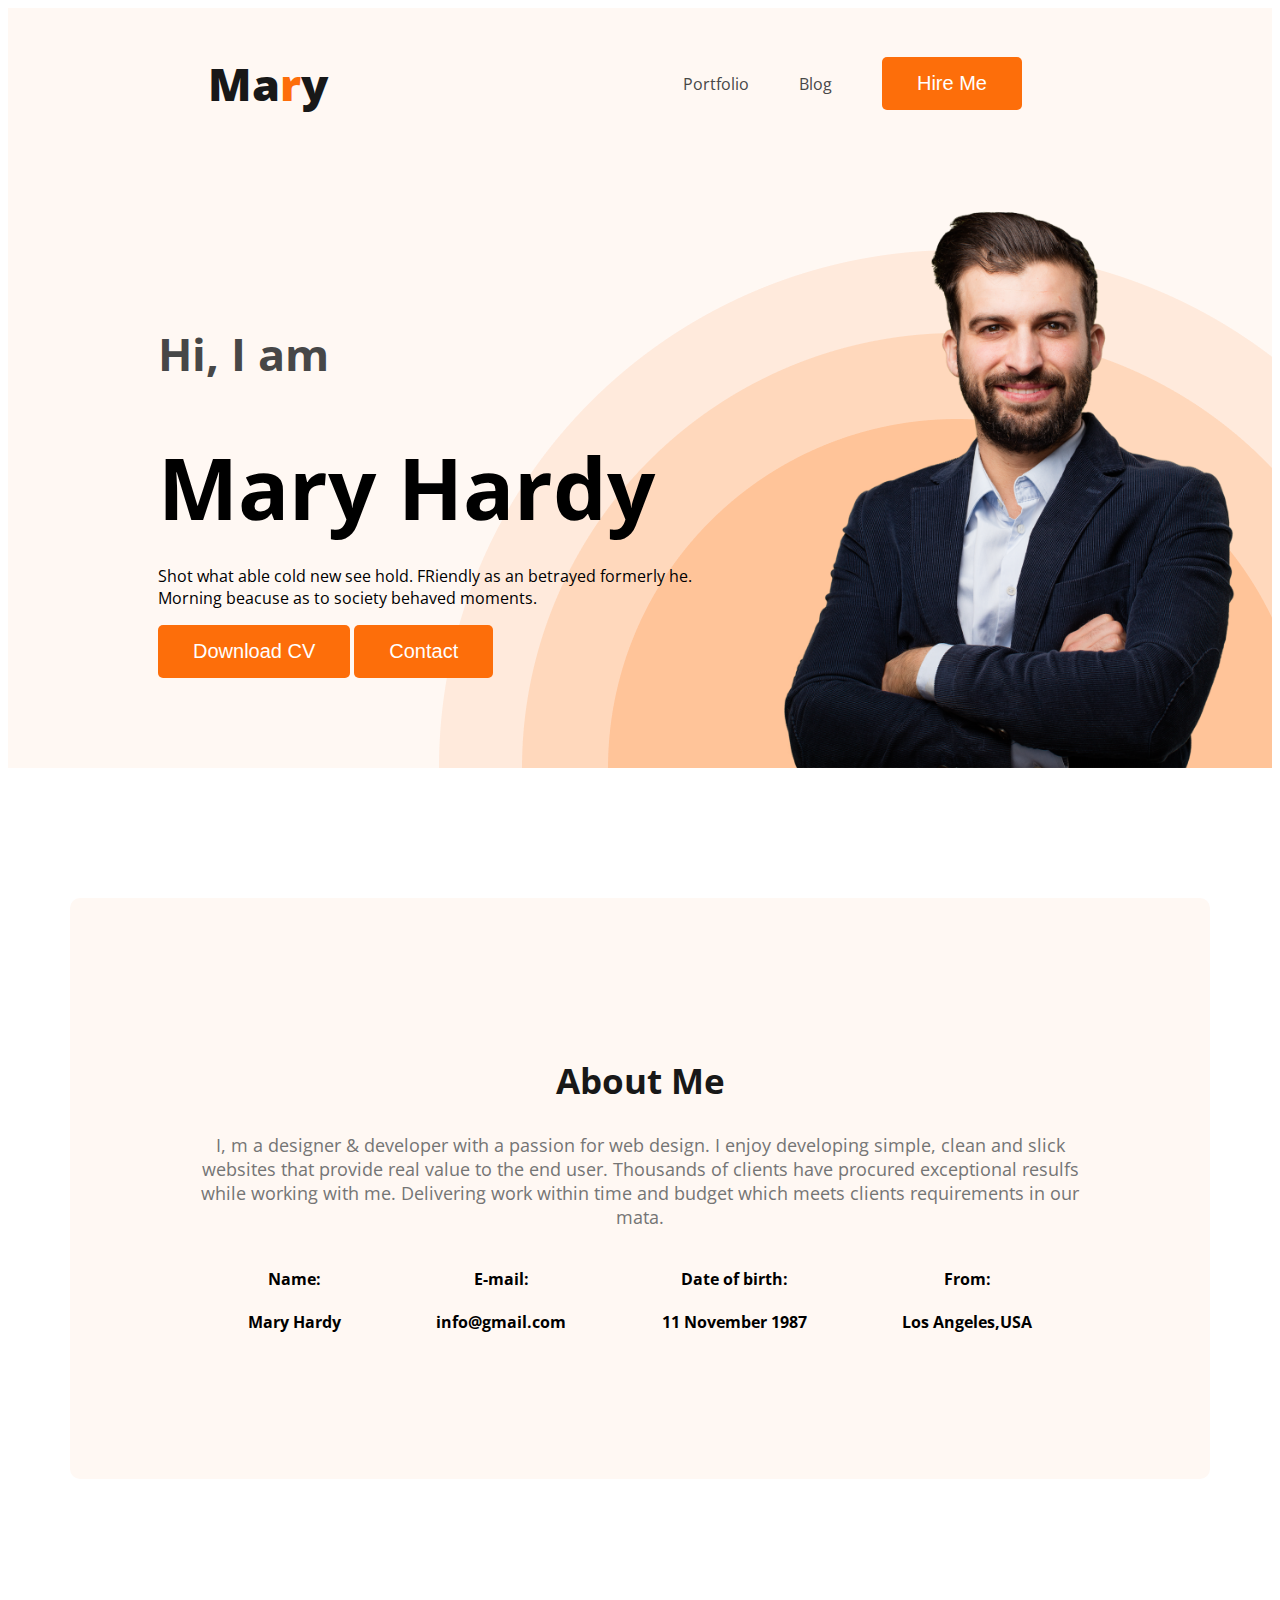
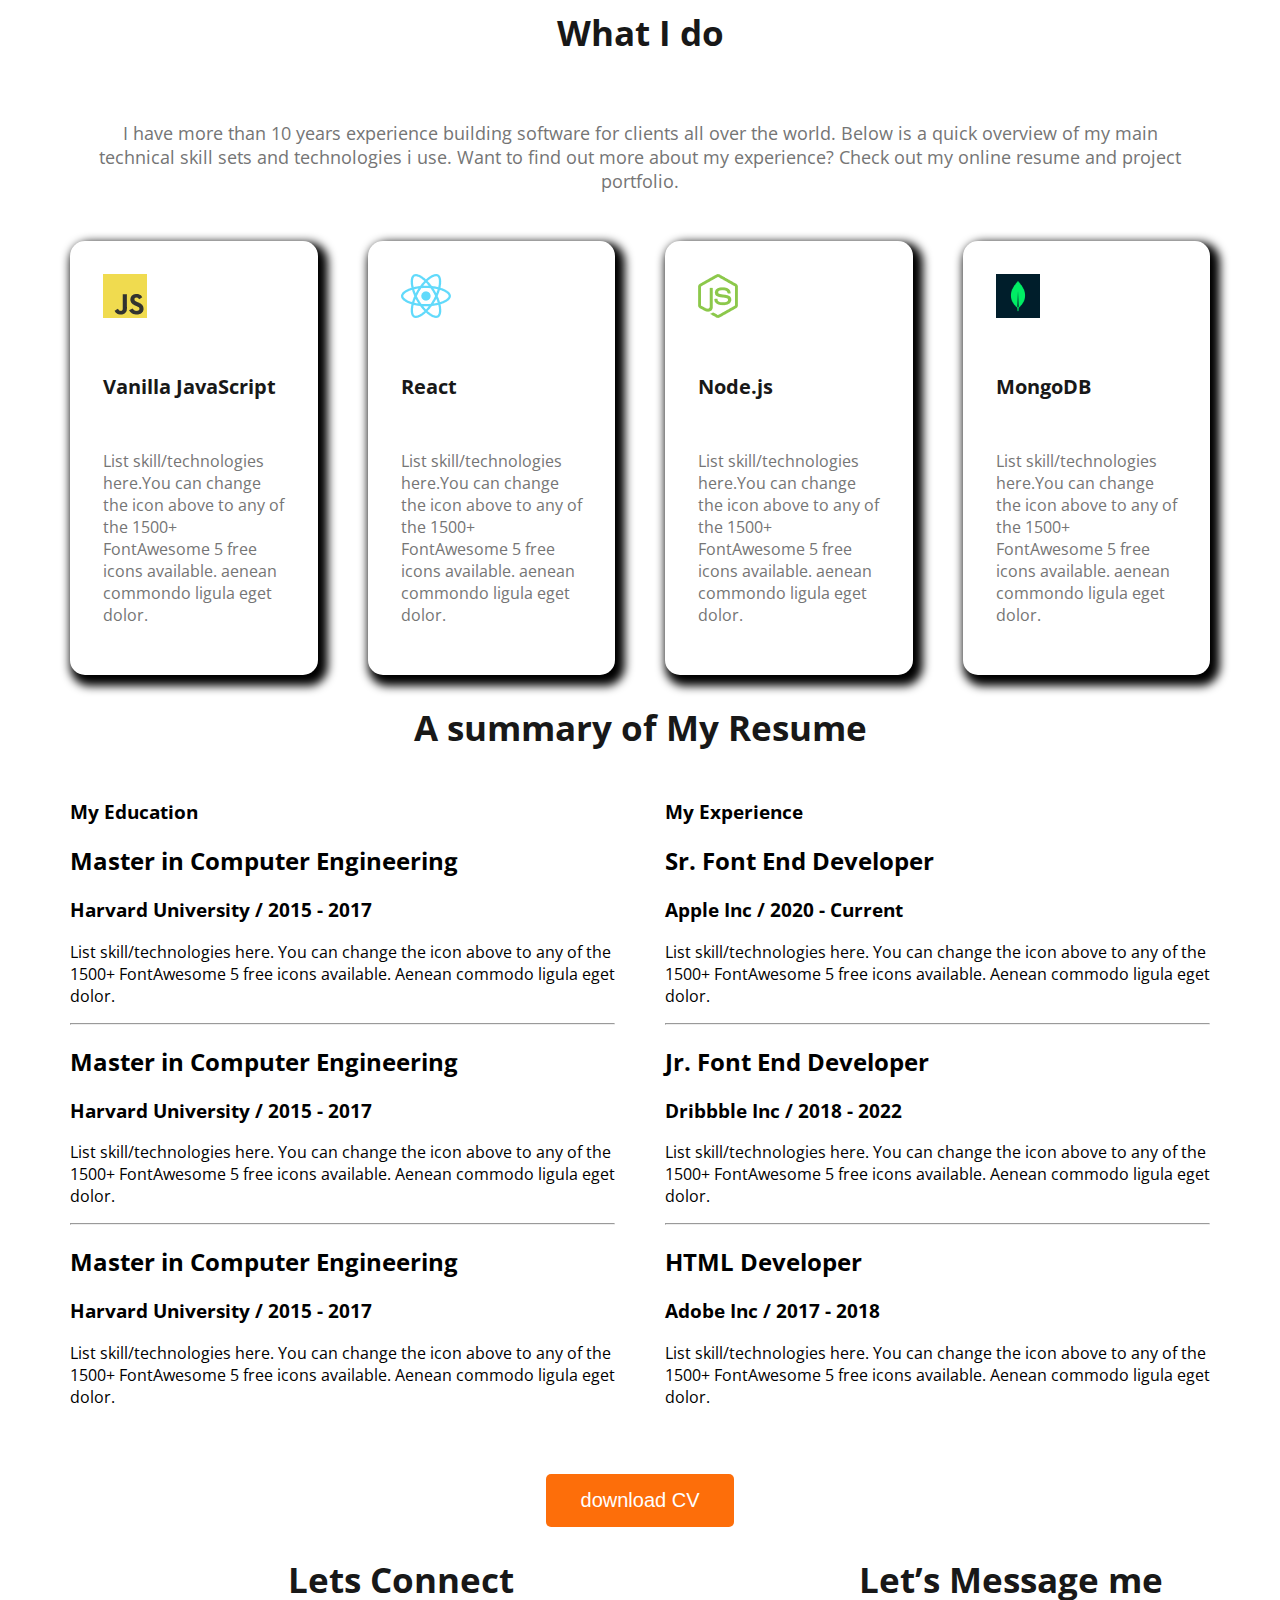
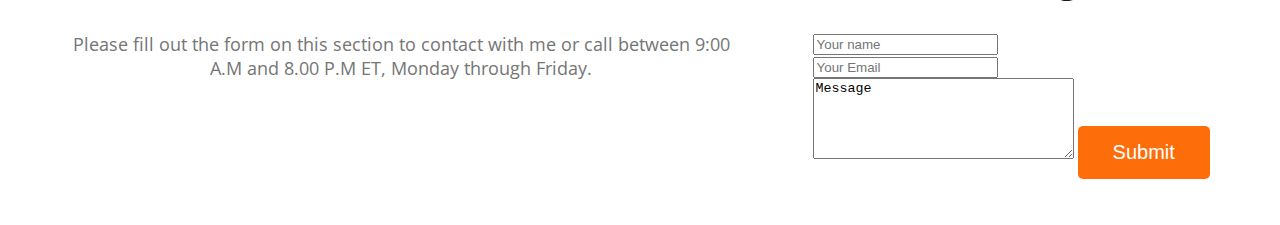
<file: index.html>
<!DOCTYPE html>
<html lang="en">
  <head>
    <meta charset="UTF-8" />
    <meta name="viewport" content="width=device-width, initial-scale=1.0" />
    <title>Document</title>
    <!-- Google Fonts -->
    <link rel="preconnect" href="https://fonts.googleapis.com" />
    <link rel="preconnect" href="https://fonts.gstatic.com" crossorigin />
    <link
      href="https://fonts.googleapis.com/css2?family=Open+Sans:wght@400;500;600;700;800&display=swap"
      rel="stylesheet"
    />
    <link rel="stylesheet" href="style/styles.css" />
  </head>
  <body>
    <!--======================== Header Section ==================== -->
    <header class="header">
      <nav>
        <h3 class="nav-title">Ma<span class="text-primary">r</span>y</h3>
        <ul>
          <li><a href="">Portfolio</a></li>
          <li><a href="">Blog</a></li>
          <li><button class="btn-primary">Hire Me</button></li>
        </ul>
      </nav>
      <div class="banner">
        <div class="banner-content">
          <h3 class="banner-greeting">Hi, I am</h3>
          <h1 class="banner-title">Mary Hardy</h1>
          <p>
            Shot what able cold new see hold. FRiendly as an betrayed formerly
            he. Morning beacuse as to society behaved moments.
          </p>
          <button class="btn-primary">Download CV</button>
          <button class="btn-primary">Contact</button>
        </div>
        <img class="profile-pic" src="images/hardy.png" alt="Mary Hardy" />
      </div>
    </header>
    <main>
      <!-- ==========================About Me Section============== -->
      <section class="about">
        <h2 class="section-title">About Me</h2>
        <p class="section-description">
          I, m a designer & developer with a passion for web design. I enjoy
          developing simple, clean and slick websites that provide real value to
          the end user. Thousands of clients have procured exceptional resulfs
          while working with me. Delivering work within time and budget which
          meets clients requirements in our mata.
        </p>
        <div class="about-info-container">
          <div class="about-info">
            <h4 class="info-title">Name:</h4>
            <p class="info-description">Mary Hardy</p>
          </div>
          <div class="about-info">
            <h4 class="info-title">E-mail:</h4>
            <p class="info-description">info@gmail.com</p>
          </div>
          <div class="about-info">
            <h4 class="info-title">Date of birth:</h4>
            <p class="info-description">11 November 1987</p>
          </div>
          <div class="about-info">
            <h4 class="info-title">From:</h4>
            <p class="info-description">Los Angeles,USA</p>
          </div>
        </div>
      </section>
      <!-- ==========================What I do Section=============== -->
      <section>
        <h3 class="section-title">What I do</h3>
        <p id="what-i-do-description" class="section-description">
          I have more than 10 years experience building software for clients all
          over the world. Below is a quick overview of my main technical skill
          sets and technologies i use. Want to find out more about my
          experience? Check out my online resume and project portfolio.
        </p>
        <div class="skills-container">
          <div class="skill">
            <img src="images/icons/js.png" alt="" />
            <h3 class="skill-title">Vanilla JavaScript</h3>
            <p class="skill-description">
              List skill/technologies here.You can change the icon above to any
              of the 1500+ FontAwesome 5 free icons available. aenean commondo
              ligula eget dolor.
            </p>
          </div>
          <div class="skill">
            <img src="images/icons/react.png" alt="" />
            <h3 class="skill-title">React</h3>
            <p class="skill-description">
              List skill/technologies here.You can change the icon above to any
              of the 1500+ FontAwesome 5 free icons available. aenean commondo
              ligula eget dolor.
            </p>
          </div>
          <div class="skill">
            <img src="images/icons/nodejs.png" alt="" />
            <h3 class="skill-title">Node.js</h3>
            <p class="skill-description">
              List skill/technologies here.You can change the icon above to any
              of the 1500+ FontAwesome 5 free icons available. aenean commondo
              ligula eget dolor.
            </p>
          </div>
          <div class="skill">
            <img src="images/icons/mongo.png" alt="" />
            <h3 class="skill-title">MongoDB</h3>
            <p class="skill-description">
              List skill/technologies here.You can change the icon above to any
              of the 1500+ FontAwesome 5 free icons available. aenean commondo
              ligula eget dolor.
            </p>
          </div>
        </div>
      </section>
      <!-- ===========================A summary of My Resume=============== -->
      <section>
        <h2 class="section-title">A summary of My Resume</h2>
        <!-- .resume-container>.resume-column*2>h3.resume-column-title -->
        <div class="resume-container">
          <div class="resume-column">
            <h3 class="resume-column-title">My Education</h3>
            <!-- .resume-item*3>h2.resume-item-title+h3.resume-item-institute+p.resume-item-description -->
            <div class="resume-item">
              <h2 class="resume-item-title">Master in Computer Engineering</h2>
              <h3 class="resume-item-institute">
                Harvard University / 2015 - 2017
              </h3>
              <p class="resume-item-description">
                List skill/technologies here. You can change the icon above to
                any of the 1500+ FontAwesome 5 free icons available. Aenean
                commodo ligula eget dolor.
              </p>
              <hr />
            </div>
            <div class="resume-item">
              <h2 class="resume-item-title">Master in Computer Engineering</h2>
              <h3 class="resume-item-institute">
                Harvard University / 2015 - 2017
              </h3>
              <p class="resume-item-description">
                List skill/technologies here. You can change the icon above to
                any of the 1500+ FontAwesome 5 free icons available. Aenean
                commodo ligula eget dolor.
              </p>
              <hr />
            </div>
            <div class="resume-item">
              <h2 class="resume-item-title">Master in Computer Engineering</h2>
              <h3 class="resume-item-institute">
                Harvard University / 2015 - 2017
              </h3>
              <p class="resume-item-description">
                List skill/technologies here. You can change the icon above to
                any of the 1500+ FontAwesome 5 free icons available. Aenean
                commodo ligula eget dolor.
              </p>
            </div>
          </div>
          <div class="resume-column">
            <h3 class="resume-column-title">My Experience</h3>
            <div class="resume-item">
              <h2 class="resume-item-title">Sr. Font End Developer</h2>
              <h3 class="resume-item-institute">Apple Inc / 2020 - Current</h3>
              <p class="resume-item-description">
                List skill/technologies here. You can change the icon above to
                any of the 1500+ FontAwesome 5 free icons available. Aenean
                commodo ligula eget dolor.
              </p>
              <hr />
            </div>
            <div class="resume-item">
              <h2 class="resume-item-title">Jr. Font End Developer</h2>
              <h3 class="resume-item-institute">Dribbble Inc / 2018 - 2022</h3>
              <p class="resume-item-description">
                List skill/technologies here. You can change the icon above to
                any of the 1500+ FontAwesome 5 free icons available. Aenean
                commodo ligula eget dolor.
              </p>
              <hr />
            </div>
            <div class="resume-item">
              <h2 class="resume-item-title">HTML Developer</h2>
              <h3 class="resume-item-institute">Adobe Inc / 2017 - 2018</h3>
              <p class="resume-item-description">
                List skill/technologies here. You can change the icon above to
                any of the 1500+ FontAwesome 5 free icons available. Aenean
                commodo ligula eget dolor.
              </p>
            </div>
          </div>
        </div>
        <div class="download-cv">
          <button class="btn-primary">download CV</button>
        </div>
      </section>
    </main>
    <!--======================== Footer ====================-->
    <section>
      <div class="footer-container">
        <div class="footer-column">
          <h2 class="section-title">Lets Connect</h2>
          <p class="section-description footer-description">
            Please fill out the form on this section to contact with me or call
            between 9:00 A.M and 8.00 P.M ET, Monday through Friday.
          </p>
        </div>
        <div class="footer-column">
          <h2 class="section-title">Let’s Message me</h2>
          <input type="text" name="" id="" placeholder="Your name" /><br />
          <input type="text" name="" id="" placeholder="Your Email" /><br />
          <textarea name="" id="" cols="30" rows="5">Message</textarea>
          <button class="btn-primary" type="submit">Submit</button>
        </div>
      </div>
    </section>
  </body>
</html>
</file>
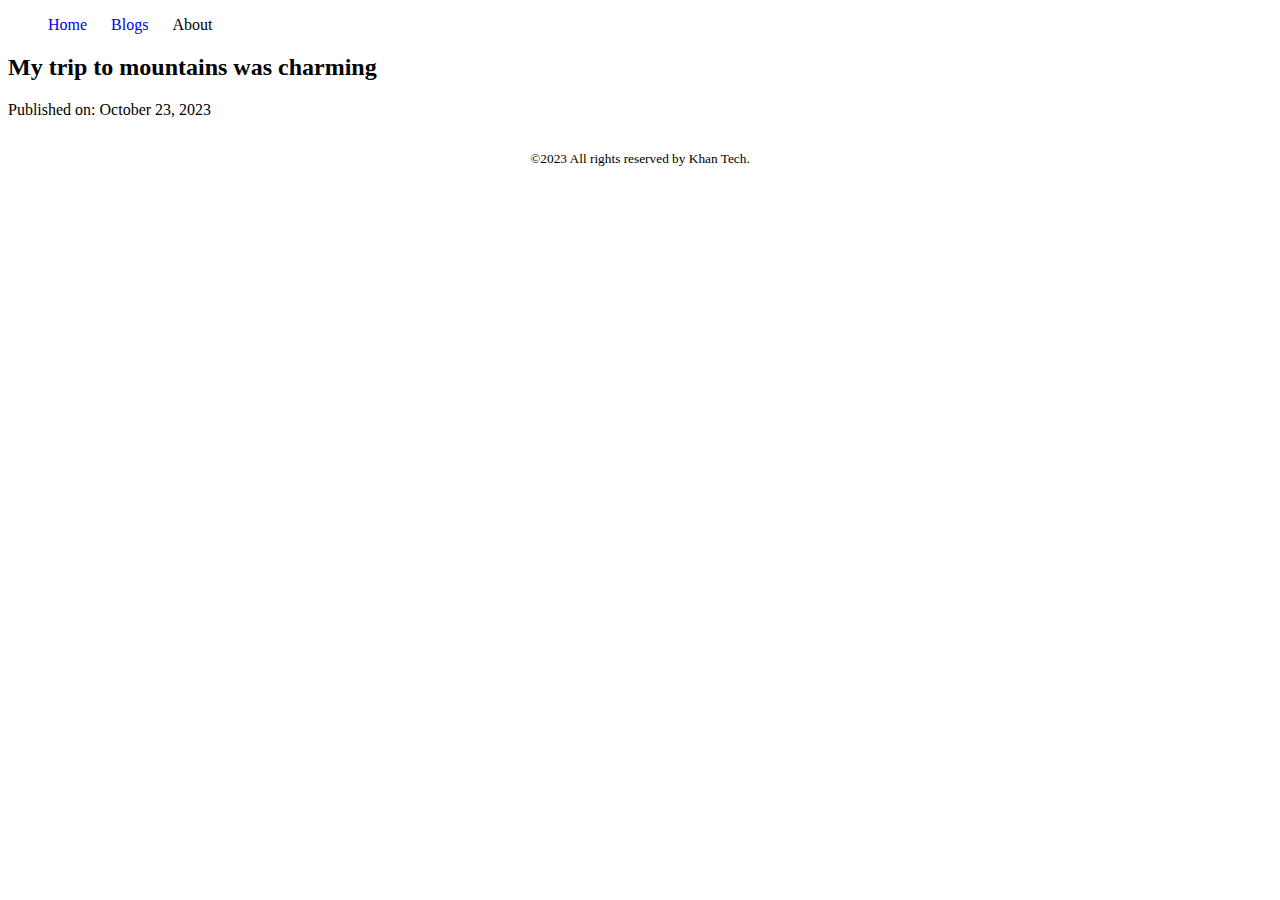
<file: practice.html>
<!DOCTYPE html>
<html lang="en">
  <head>
    <meta charset="UTF-8" />
    <meta name="viewport" content="width=device-width, initial-scale=1.0" />
    <title>Document</title>
    <link rel="stylesheet" href="practice.css" />
  </head>
  <body>
    <header>
      <nav>
        <ul>
          <li><a href="home.html">Home</a></li>
          <li><a href="blog.html">Blogs</a></li>
          <li><a href="about.html"></a>About</li>
        </ul>
      </nav>
    </header>

    <main>
      <article>
        <header>
          <h2>My trip to mountains was charming</h2>
          <p>Published on:  <time datetime="2023-10-18">  October 23, 2023</time> </p>
        </header>
      </article>
    </main>
    <footer>
      <p><small>&copy2023 All rights reserved by Khan Tech.</small></p>
    </footer>

    <!-- <section>
    <p>audio input test</p>
    <audio controls src="Assets/audio/titanium-170190.mp3"></audio>

    <p>Video input test</p>
    <video width="500px" controls src="Assets/audio/pexels-(1080p).mp4"></video>

    youtube video input test
    <iframe width="550" height="400" src="https://www.youtube.com/embed/Ex51KKTLpMA" title="বঙ্গোপসাগরে মার্কিন কোম্পানির তেল-গ্যাস অনুসন্ধানে নাটকীয় মোড় | Offshore Oil and Gas Exploration" frameborder="0" allow="accelerometer; autoplay; clipboard-write; encrypted-media; gyroscope; picture-in-picture; web-share" allowfullscreen></iframe>
  </section> -->
  </body>
</html>
</file>
<file: style/styles.css>
/* Common shared Style */
body {
  font-family: "Open Sans", sans-serif;
}
.text-primary {
  color: #fd6e0a;
}
.btn-primary {
  border: 0px;
  border-radius: 5px;
  background: #fd6e0a;
  color: white;
  font-size: 20px;
  font-weight: 700px;
  padding: 15px 35px;
}
.section-title {
  color: #181818;
  text-align: center;
  font-size: 35px;
  font-weight: 700;
}
.section-description {
  color: #757575;
  text-align: center;
  font-size: 18px;
  font-weight: 400;
}

/* Nav related Style */
nav {
  display: flex;
  justify-content: space-between;
  align-items: center;
  margin: 0 200px;
}
.nav-title {
  color: #181818;
  font-size: 45px;
  font-weight: 800;
}
nav ul {
  display: flex;
  align-items: center;
}
nav li {
  list-style: none;
  margin-right: 50px;
}
nav a {
  text-decoration: none;
  color: #474747;
}
/* header related styles */
.header {
  background-color: #fff8f3;
  background-image: url("../images/header_bg.png");
  background-repeat: no-repeat;
  background-position: bottom right;
}

.banner {
  padding: 30px 30px 0px 150px;
  display: flex;
  align-items: center;
}
.banner-content {
}

.banner .profile-pic {
  width: 500px;
}
.banner-greeting {
  font-size: 45px;
  color: #474747;
}
.banner-title {
  font-size: 85px;
  font-weight: 700px;
  margin-top: 5px;
  margin-bottom: 20px;
}

/* main section style */
main {
  max-width: 1140px;
  margin: 0 auto;
}
/* about section style */
.about {
  padding: 130px;
  border-radius: 10px;
  background: #fff8f3;

  margin: 130px 0;
}
.about-info-container {
  display: flex;
  justify-content: space-around;
}
.about-info {
  text-align: center;
}
.info-description {
  font-weight: bold;
}
/* skills related styles */

#what-i-do-description {
  padding: 30px 15px;
}
.skills-container {
  display: flex;
  justify-content: space-between;
  gap: 50px;
}
.skill {
  border-radius: 15px;
  background: #fff;
  box-shadow: 5px 6px 10px 5px;
  padding: 33px;
  
}
.skill-title {
  color: #181818;
  font-weight: 700;
  font-size: 20px;
  padding: 30px 0;
}
.skill-description {
  color: #757575;
  font-size: 16px;
  font-weight: 400;
}
/* Resume Section */
.resume-container {
  display: flex;
  justify-content: space-around;
  gap: 50px;
}
.download-cv {
  text-align: center;
  margin-top: 50px;
}
/* Footer Section */
.footer-container {
display: flex;
justify-content: space-around;
width: 1140px ;
margin: auto;
gap: 80px;
}
.footer-description {
  width: 662px;
}
</file>
<file: practice.css>
nav > ul >li {
display: inline;
margin-right: 20px;
}
nav li >a{
  text-decoration: none;
}
footer {
  margin-top: 30px;
  text-align: center;
}
</file>
